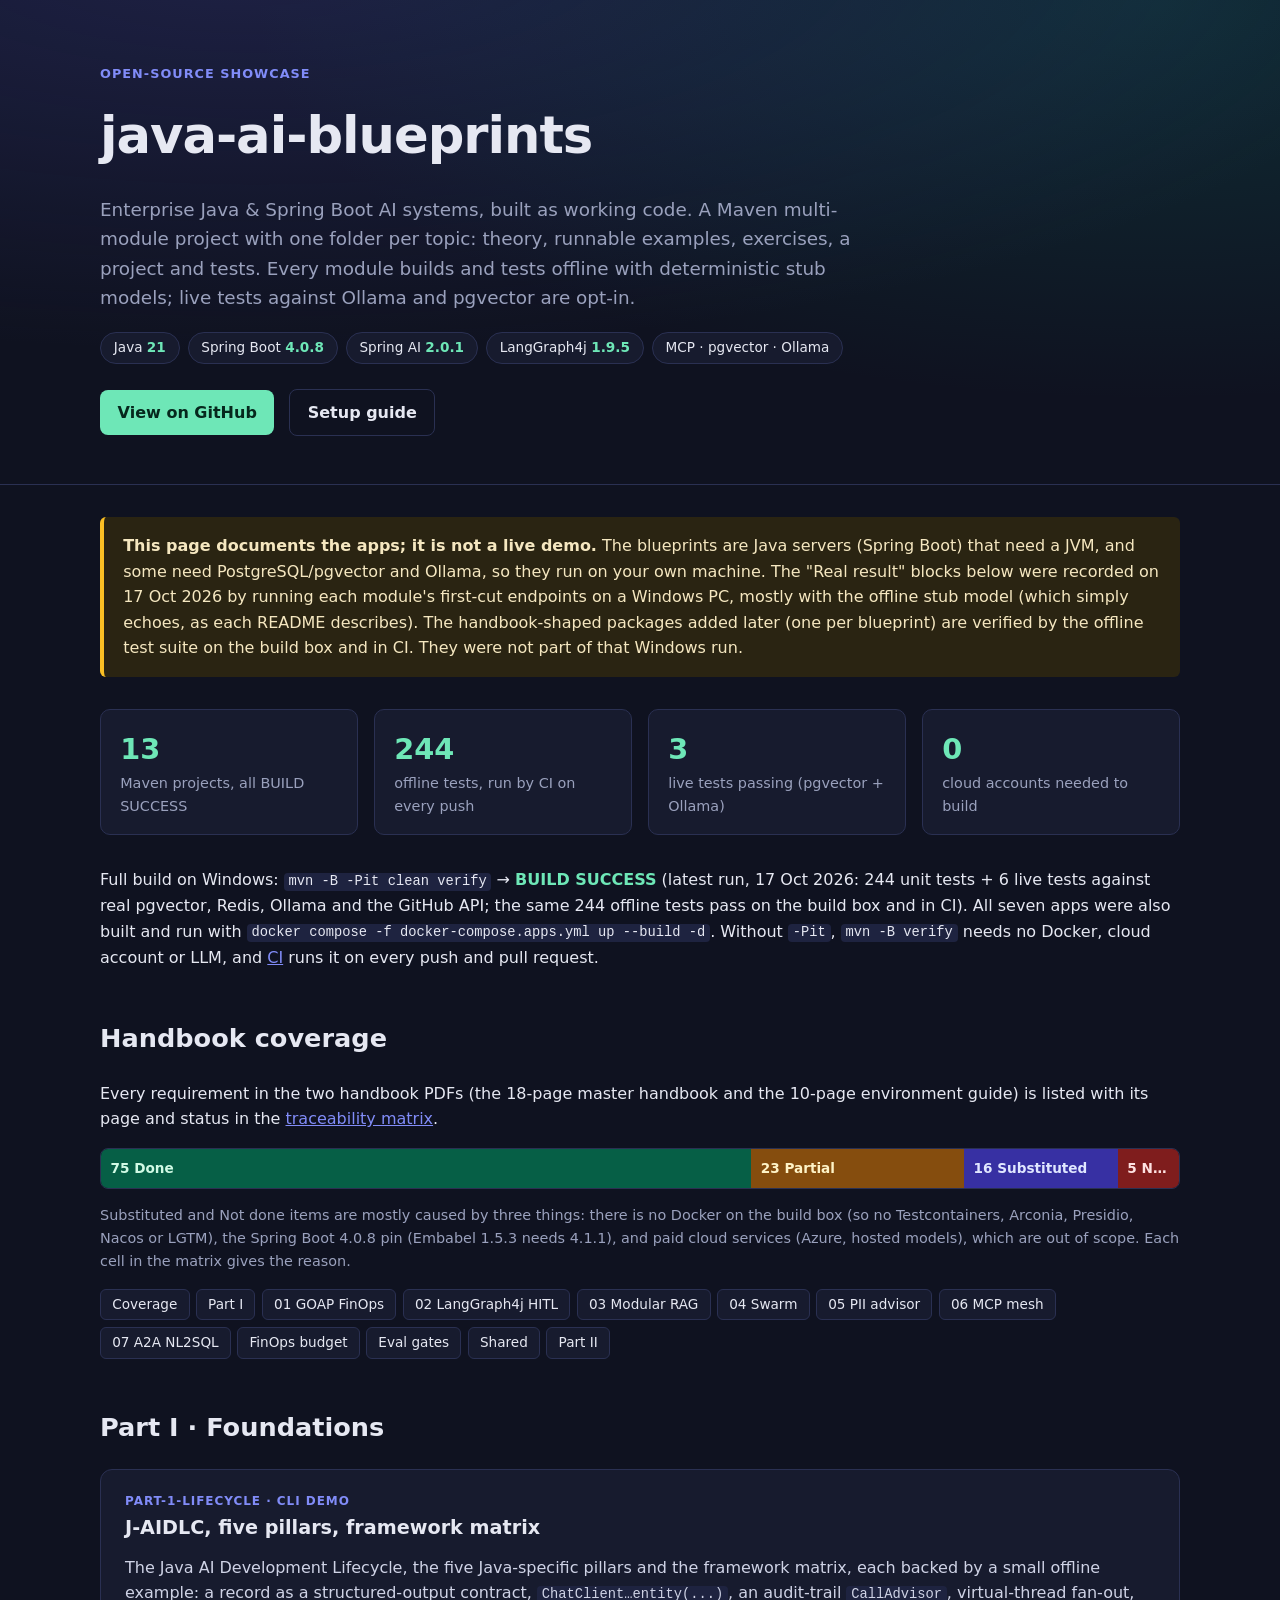
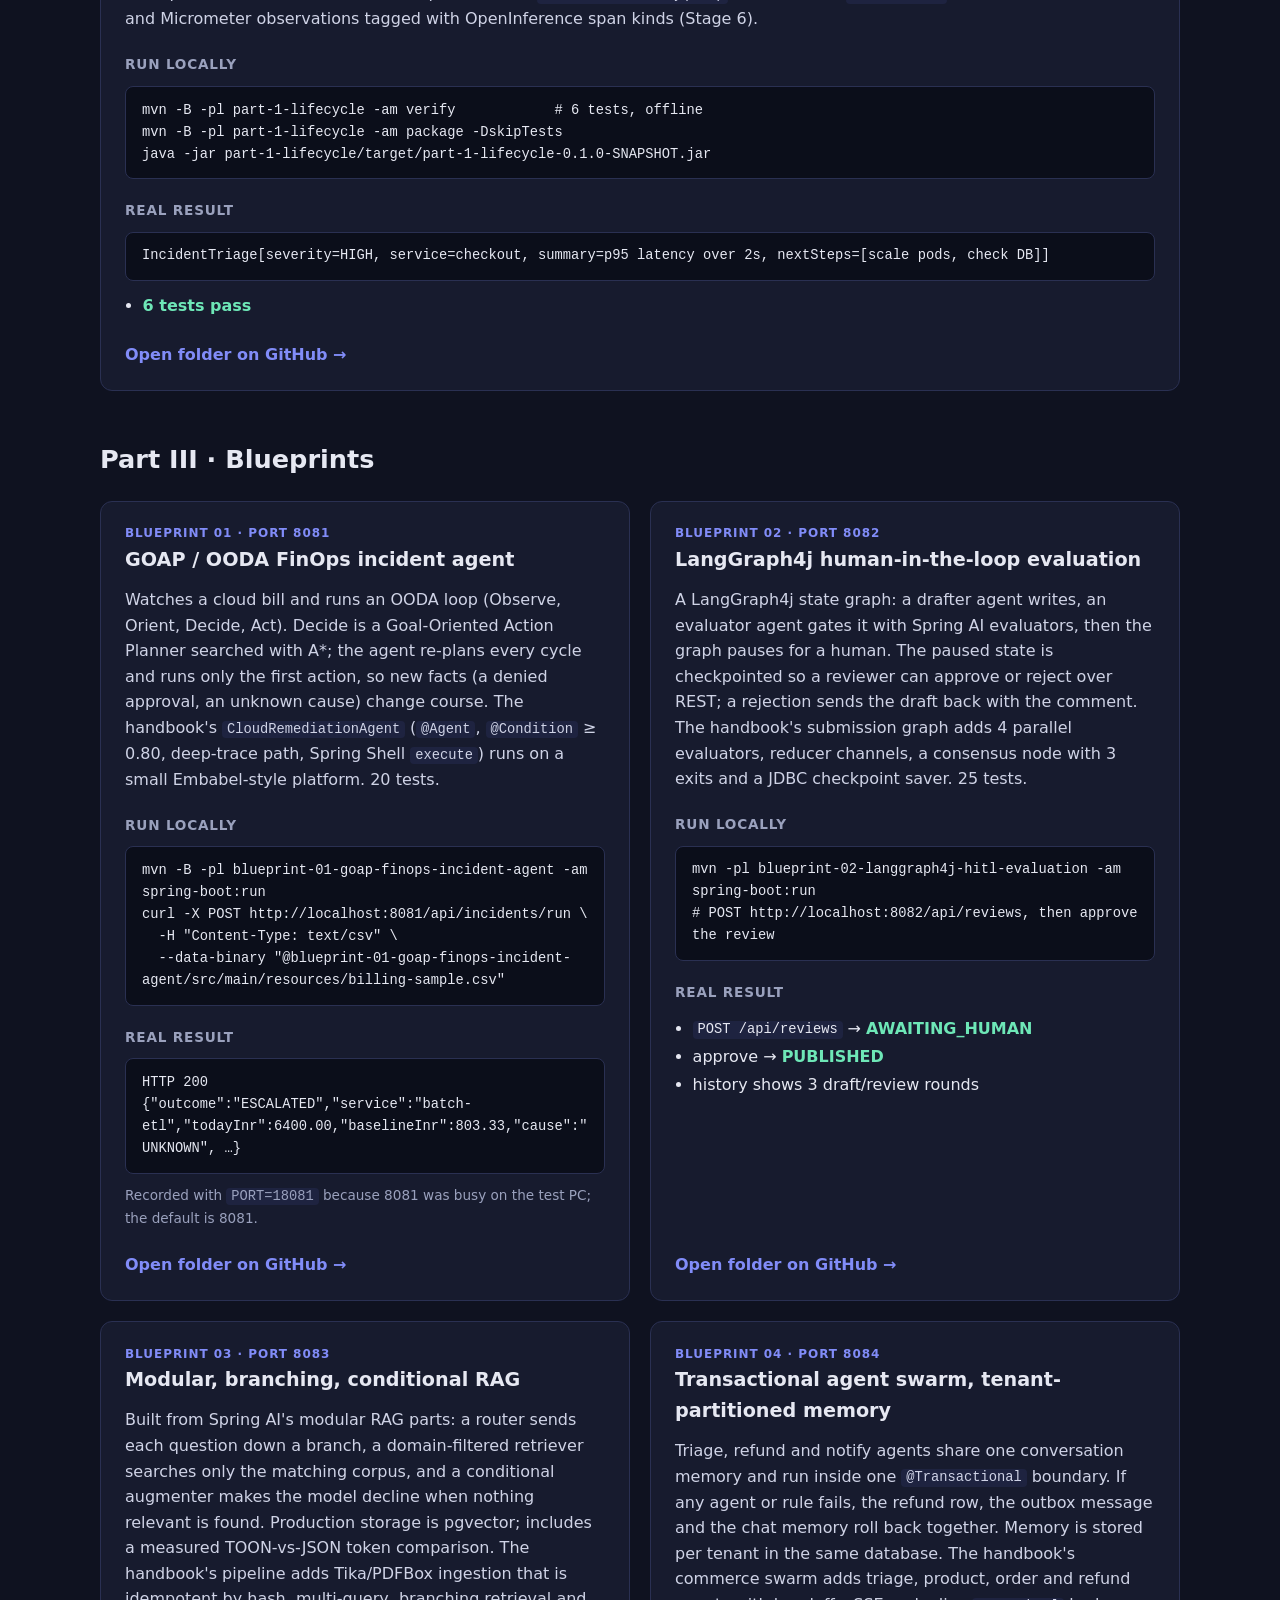
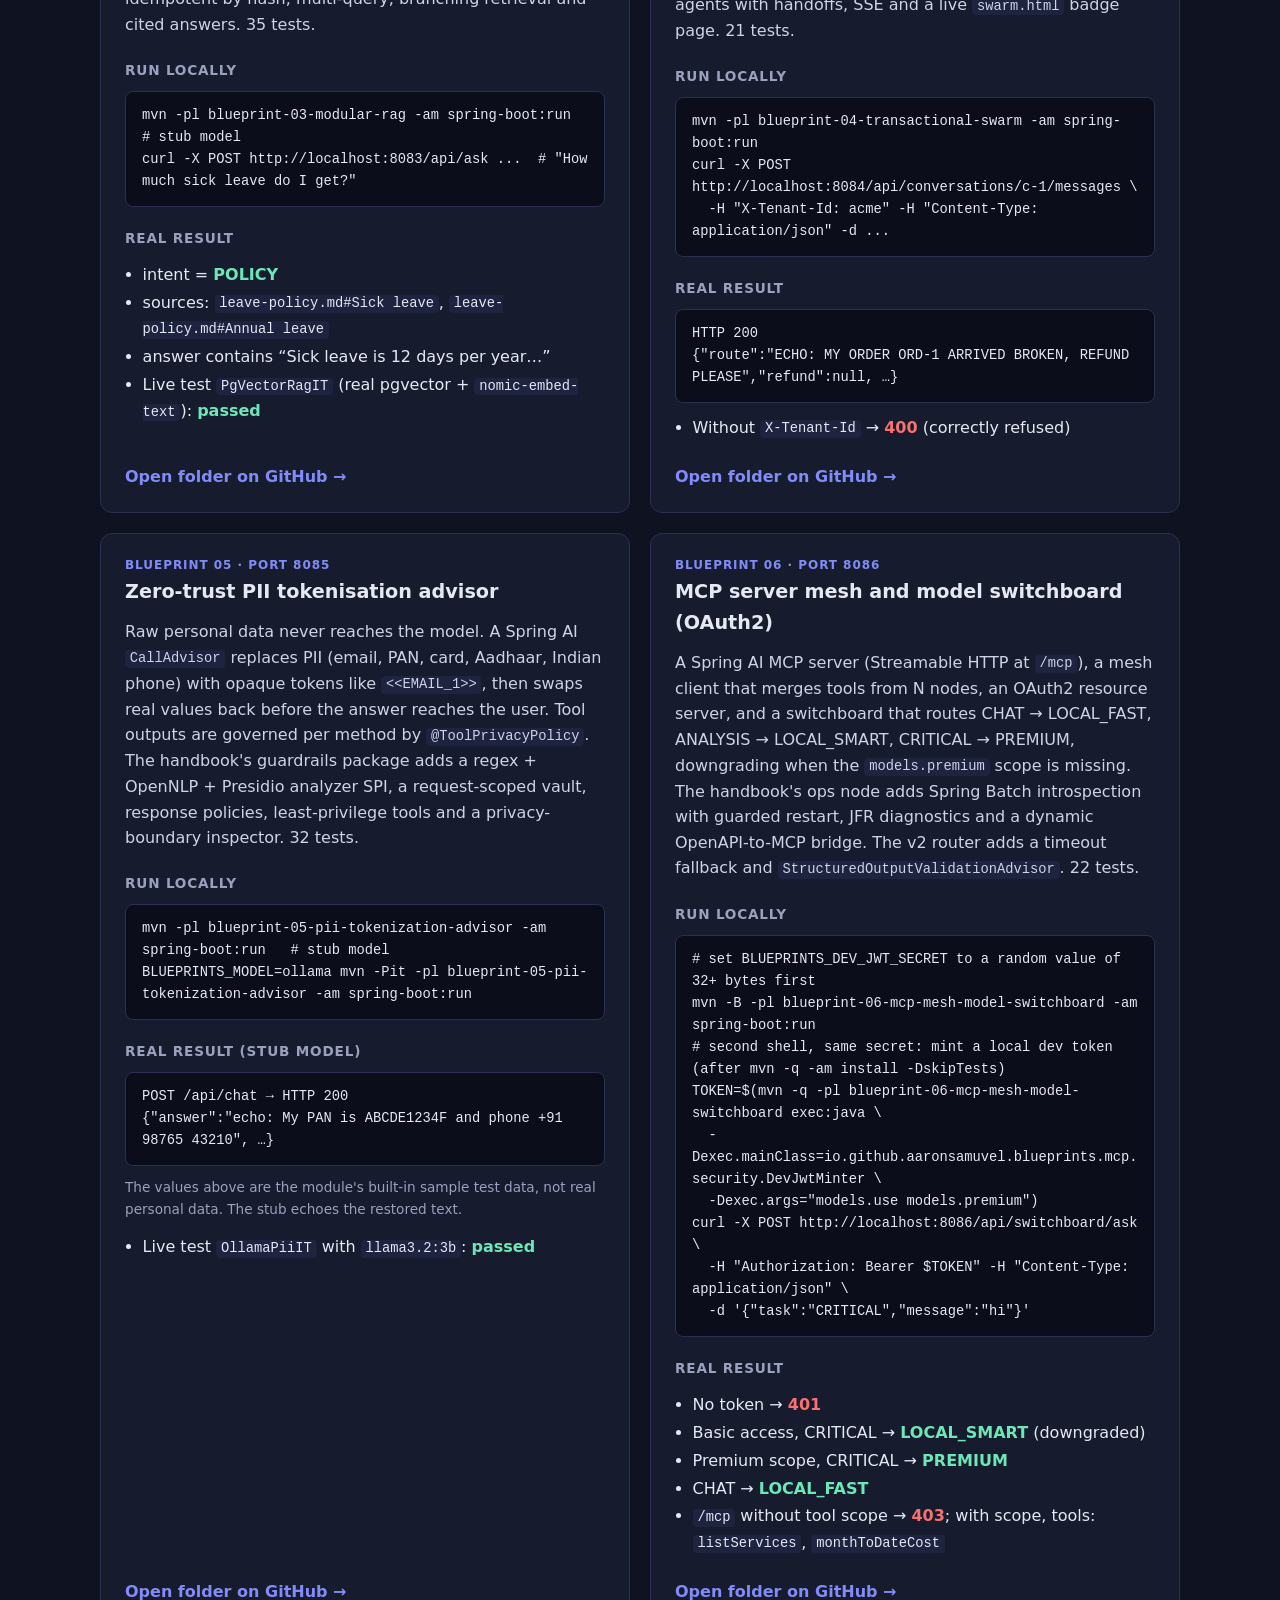
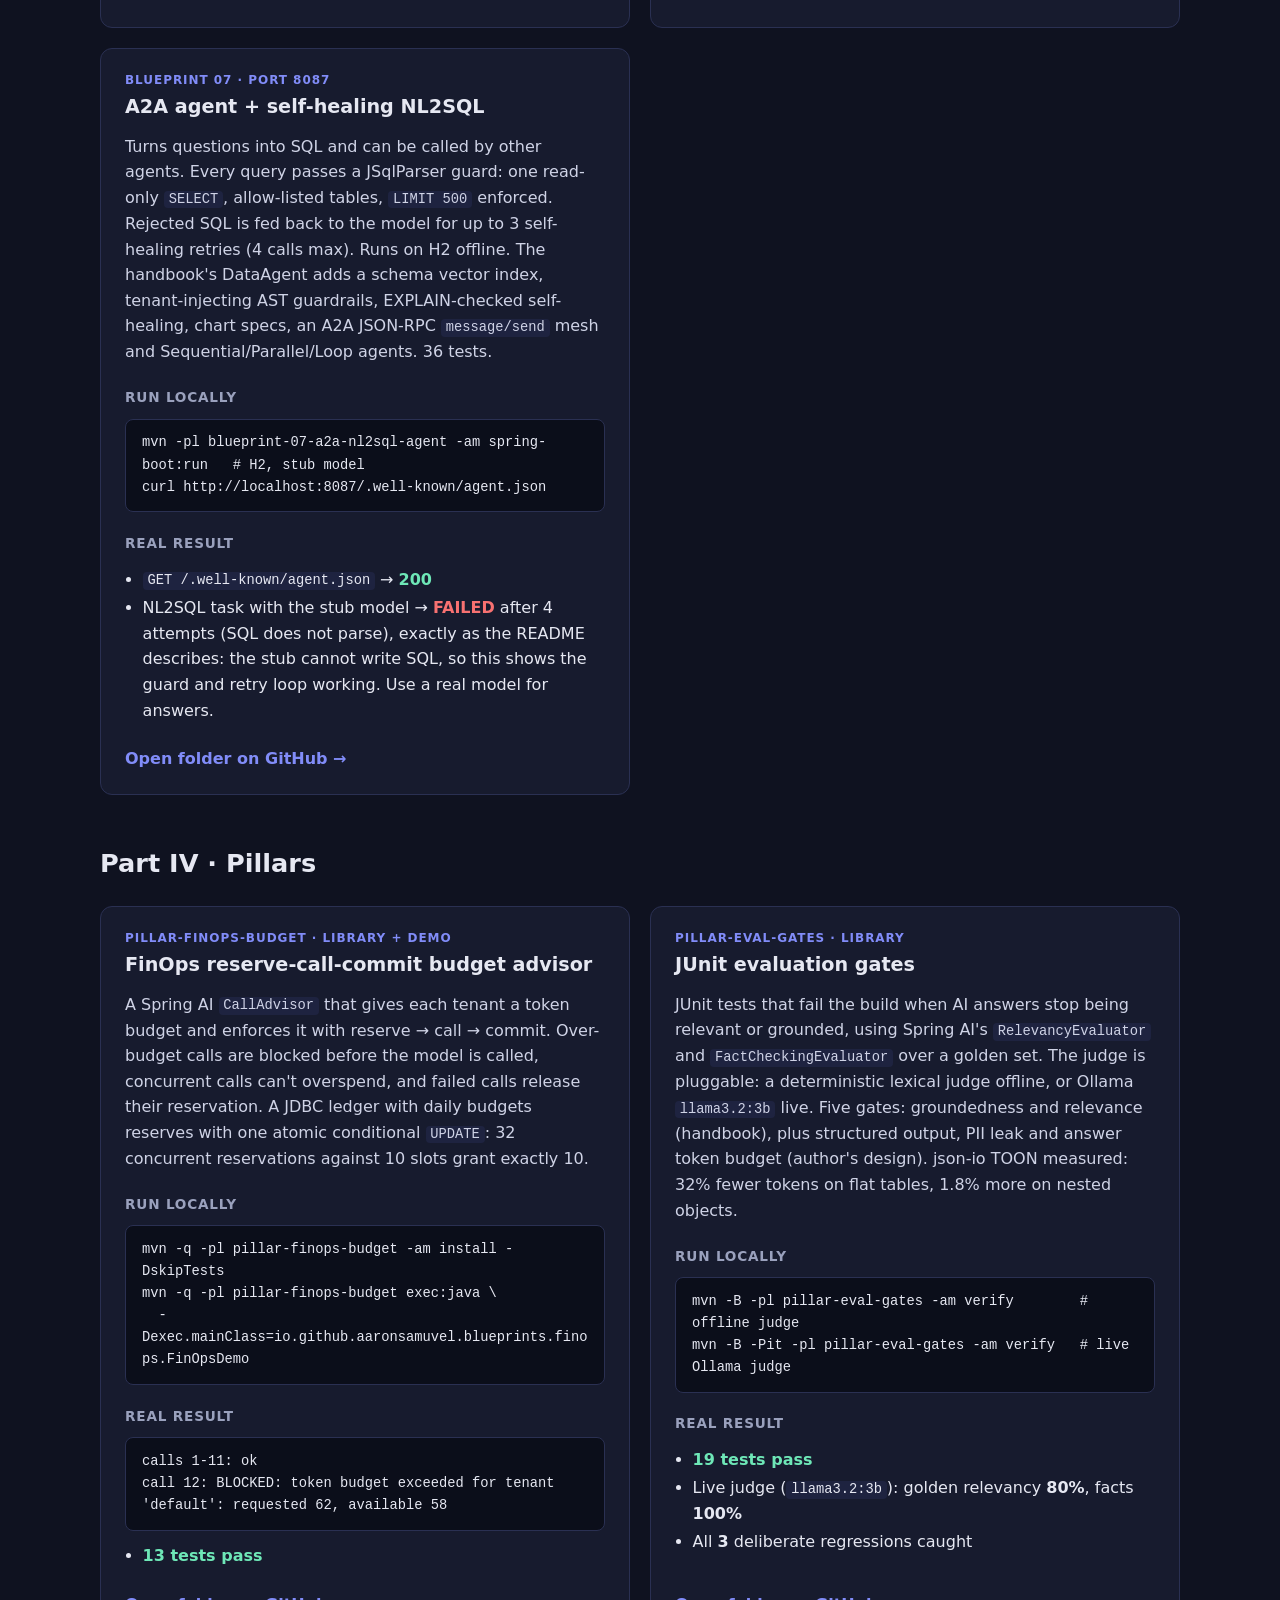
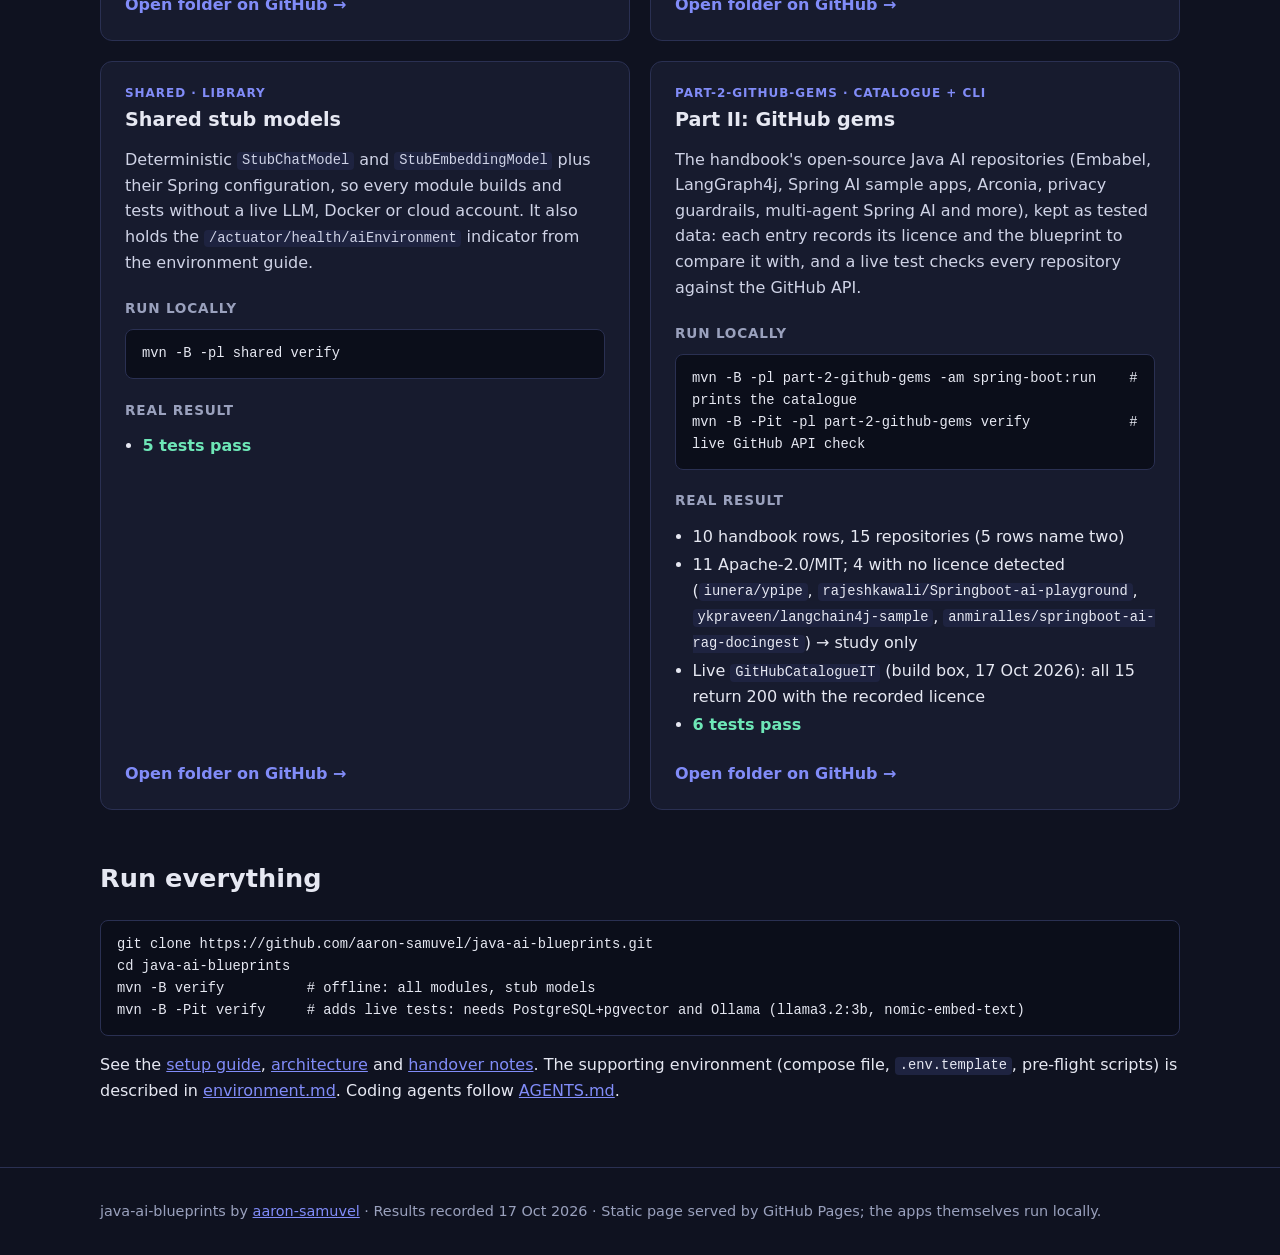
<file: site/index.html>
<!doctype html>
<html lang="en">
<head>
<meta charset="utf-8">
<meta name="viewport" content="width=device-width,initial-scale=1">
<title>java-ai-blueprints · Enterprise AI blueprints with Spring Boot 4 &amp; Spring AI 2</title>
<meta name="description" content="Working enterprise AI blueprints in Java 21 with Spring Boot 4 and Spring AI 2: GOAP agents, LangGraph4j human-in-the-loop, modular RAG, transactional swarms, PII tokenisation, MCP mesh, A2A NL2SQL, FinOps budgets and evaluation gates.">
<link rel="stylesheet" href="style.css">
</head>
<body>
<header class="hero">
  <div class="wrap">
    <div class="tag" style="color:var(--accent2);font-weight:600;letter-spacing:.08em;text-transform:uppercase;font-size:.8rem">Open-source showcase</div>
    <h1>java-ai-blueprints</h1>
    <p class="lead">Enterprise Java &amp; Spring Boot AI systems, built as working code. A Maven multi-module project with one folder per topic: theory, runnable examples, exercises, a project and tests. Every module builds and tests offline with deterministic stub models; live tests against Ollama and pgvector are opt-in.</p>
    <div class="badges">
      <span class="badge">Java <b>21</b></span>
      <span class="badge">Spring Boot <b>4.0.8</b></span>
      <span class="badge">Spring AI <b>2.0.1</b></span>
      <span class="badge">LangGraph4j <b>1.9.5</b></span>
      <span class="badge">MCP · pgvector · Ollama</span>
    </div>
    <a class="btn" href="https://github.com/aaron-samuvel/java-ai-blueprints">View on GitHub</a>
    <a class="btn ghost" href="https://github.com/aaron-samuvel/java-ai-blueprints/blob/main/docs/setup.md">Setup guide</a>
  </div>
</header>

<main class="wrap">
  <div class="notice"><strong>This page documents the apps; it is not a live demo.</strong> The blueprints are Java servers (Spring Boot) that need a JVM, and some need PostgreSQL/pgvector and Ollama, so they run on your own machine. The "Real result" blocks below were recorded on 17 Oct 2026 by running each module's first-cut endpoints on a Windows PC, mostly with the offline stub model (which simply echoes, as each README describes). The handbook-shaped packages added later (one per blueprint) are verified by the offline test suite on the build box and in CI. They were not part of that Windows run.</div>

  <div class="stats">
    <div class="stat"><div class="n">13</div><div class="l">Maven projects, all BUILD SUCCESS</div></div>
    <div class="stat"><div class="n">244</div><div class="l">offline tests, run by CI on every push</div></div>
    <div class="stat"><div class="n">3</div><div class="l">live tests passing (pgvector + Ollama)</div></div>
    <div class="stat"><div class="n">0</div><div class="l">cloud accounts needed to build</div></div>
  </div>

  <p>Full build on Windows: <code>mvn -B -Pit clean verify</code> → <span class="ok">BUILD SUCCESS</span> (latest run, 17 Oct 2026: 244 unit tests + 6 live tests against real pgvector, Redis, Ollama and the GitHub API; the same 244 offline tests pass on the build box and in CI). All seven apps were also built and run with <code>docker compose -f docker-compose.apps.yml up --build -d</code>. Without <code>-Pit</code>, <code>mvn -B verify</code> needs no Docker, cloud account or LLM, and <a href="https://github.com/aaron-samuvel/java-ai-blueprints/actions/workflows/ci.yml">CI</a> runs it on every push and pull request.</p>

  <h2 class="section" id="coverage">Handbook coverage</h2>
  <p>Every requirement in the two handbook PDFs (the 18-page master handbook and the 10-page environment guide) is listed with its page and status in the <a href="https://github.com/aaron-samuvel/java-ai-blueprints/blob/main/docs/pdf-requirements-mapping.md">traceability matrix</a>.</p>
  <div class="cov" role="img" aria-label="119 requirements: 75 done, 23 partial, 16 substituted, 5 not done">
    <span class="c-done" style="flex:75">75 Done</span><span class="c-part" style="flex:23">23 Partial</span><span class="c-sub" style="flex:16">16 Substituted</span><span class="c-not" style="flex:5">5 Not done</span>
  </div>
  <p class="cov-note">Substituted and Not done items are mostly caused by three things: there is no Docker on the build box (so no Testcontainers, Arconia, Presidio, Nacos or LGTM), the Spring Boot 4.0.8 pin (Embabel 1.5.3 needs 4.1.1), and paid cloud services (Azure, hosted models), which are out of scope. Each cell in the matrix gives the reason.</p>

  <nav class="toc" aria-label="Modules">
    <a href="#coverage">Coverage</a><a href="#part-1-lifecycle">Part I</a><a href="#bp01">01 GOAP FinOps</a><a href="#bp02">02 LangGraph4j HITL</a><a href="#bp03">03 Modular RAG</a><a href="#bp04">04 Swarm</a><a href="#bp05">05 PII advisor</a><a href="#bp06">06 MCP mesh</a><a href="#bp07">07 A2A NL2SQL</a><a href="#finops">FinOps budget</a><a href="#eval">Eval gates</a><a href="#shared">Shared</a><a href="#part-2">Part II</a>
  </nav>

  <h2 class="section">Part I · Foundations</h2>
  <div class="grid">
    <article class="card" id="part-1-lifecycle">
      <span class="tag">part-1-lifecycle · CLI demo</span>
      <h3>J-AIDLC, five pillars, framework matrix</h3>
      <p>The Java AI Development Lifecycle, the five Java-specific pillars and the framework matrix, each backed by a small offline example: a record as a structured-output contract, <code>ChatClient…entity(...)</code>, an audit-trail <code>CallAdvisor</code>, virtual-thread fan-out, and Micrometer observations tagged with OpenInference span kinds (Stage 6).</p>
      <h4>Run locally</h4>
<pre>mvn -B -pl part-1-lifecycle -am verify            # 6 tests, offline
mvn -B -pl part-1-lifecycle -am package -DskipTests
java -jar part-1-lifecycle/target/part-1-lifecycle-0.1.0-SNAPSHOT.jar</pre>
      <h4>Real result</h4>
<pre>IncidentTriage[severity=HIGH, service=checkout, summary=p95 latency over 2s, nextSteps=[scale pods, check DB]]</pre>
      <ul class="res"><li><span class="ok">6 tests pass</span></li></ul>
      <div class="foot"><a href="https://github.com/aaron-samuvel/java-ai-blueprints/tree/main/part-1-lifecycle">Open folder on GitHub →</a></div>
    </article>
  </div>

  <h2 class="section">Part III · Blueprints</h2>
  <div class="grid">
    <article class="card" id="bp01">
      <span class="tag">Blueprint 01 · port 8081</span>
      <h3>GOAP / OODA FinOps incident agent</h3>
      <p>Watches a cloud bill and runs an OODA loop (Observe, Orient, Decide, Act). Decide is a Goal-Oriented Action Planner searched with A*; the agent re-plans every cycle and runs only the first action, so new facts (a denied approval, an unknown cause) change course. The handbook's <code>CloudRemediationAgent</code> (<code>@Agent</code>, <code>@Condition</code> ≥ 0.80, deep-trace path, Spring Shell <code>execute</code>) runs on a small Embabel-style platform. 20 tests.</p>
      <h4>Run locally</h4>
<pre>mvn -B -pl blueprint-01-goap-finops-incident-agent -am spring-boot:run
curl -X POST http://localhost:8081/api/incidents/run \
  -H "Content-Type: text/csv" \
  --data-binary "@blueprint-01-goap-finops-incident-agent/src/main/resources/billing-sample.csv"</pre>
      <h4>Real result</h4>
<pre>HTTP 200
{"outcome":"ESCALATED","service":"batch-etl","todayInr":6400.00,"baselineInr":803.33,"cause":"UNKNOWN", …}</pre>
      <p style="font-size:.85rem;color:var(--muted)">Recorded with <code>PORT=18081</code> because 8081 was busy on the test PC; the default is 8081.</p>
      <div class="foot"><a href="https://github.com/aaron-samuvel/java-ai-blueprints/tree/main/blueprint-01-goap-finops-incident-agent">Open folder on GitHub →</a></div>
    </article>

    <article class="card" id="bp02">
      <span class="tag">Blueprint 02 · port 8082</span>
      <h3>LangGraph4j human-in-the-loop evaluation</h3>
      <p>A LangGraph4j state graph: a drafter agent writes, an evaluator agent gates it with Spring AI evaluators, then the graph pauses for a human. The paused state is checkpointed so a reviewer can approve or reject over REST; a rejection sends the draft back with the comment. The handbook's submission graph adds 4 parallel evaluators, reducer channels, a consensus node with 3 exits and a JDBC checkpoint saver. 25 tests.</p>
      <h4>Run locally</h4>
<pre>mvn -pl blueprint-02-langgraph4j-hitl-evaluation -am spring-boot:run
# POST http://localhost:8082/api/reviews, then approve the review</pre>
      <h4>Real result</h4>
      <ul class="res">
        <li><code>POST /api/reviews</code> → <span class="ok">AWAITING_HUMAN</span></li>
        <li>approve → <span class="ok">PUBLISHED</span></li>
        <li>history shows 3 draft/review rounds</li>
      </ul>
      <div class="foot"><a href="https://github.com/aaron-samuvel/java-ai-blueprints/tree/main/blueprint-02-langgraph4j-hitl-evaluation">Open folder on GitHub →</a></div>
    </article>

    <article class="card" id="bp03">
      <span class="tag">Blueprint 03 · port 8083</span>
      <h3>Modular, branching, conditional RAG</h3>
      <p>Built from Spring AI's modular RAG parts: a router sends each question down a branch, a domain-filtered retriever searches only the matching corpus, and a conditional augmenter makes the model decline when nothing relevant is found. Production storage is pgvector; includes a measured TOON-vs-JSON token comparison. The handbook's pipeline adds Tika/PDFBox ingestion that is idempotent by hash, multi-query, branching retrieval and cited answers. 35 tests.</p>
      <h4>Run locally</h4>
<pre>mvn -pl blueprint-03-modular-rag -am spring-boot:run    # stub model
curl -X POST http://localhost:8083/api/ask ...  # "How much sick leave do I get?"</pre>
      <h4>Real result</h4>
      <ul class="res">
        <li>intent = <span class="ok">POLICY</span></li>
        <li>sources: <code>leave-policy.md#Sick leave</code>, <code>leave-policy.md#Annual leave</code></li>
        <li>answer contains “Sick leave is 12 days per year…”</li>
        <li>Live test <code>PgVectorRagIT</code> (real pgvector + <code>nomic-embed-text</code>): <span class="ok">passed</span></li>
      </ul>
      <div class="foot"><a href="https://github.com/aaron-samuvel/java-ai-blueprints/tree/main/blueprint-03-modular-rag">Open folder on GitHub →</a></div>
    </article>

    <article class="card" id="bp04">
      <span class="tag">Blueprint 04 · port 8084</span>
      <h3>Transactional agent swarm, tenant-partitioned memory</h3>
      <p>Triage, refund and notify agents share one conversation memory and run inside one <code>@Transactional</code> boundary. If any agent or rule fails, the refund row, the outbox message and the chat memory roll back together. Memory is stored per tenant in the same database. The handbook's commerce swarm adds triage, product, order and refund agents with handoffs, SSE and a live <code>swarm.html</code> badge page. 21 tests.</p>
      <h4>Run locally</h4>
<pre>mvn -pl blueprint-04-transactional-swarm -am spring-boot:run
curl -X POST http://localhost:8084/api/conversations/c-1/messages \
  -H "X-Tenant-Id: acme" -H "Content-Type: application/json" -d ...</pre>
      <h4>Real result</h4>
<pre>HTTP 200
{"route":"ECHO: MY ORDER ORD-1 ARRIVED BROKEN, REFUND PLEASE","refund":null, …}</pre>
      <ul class="res"><li>Without <code>X-Tenant-Id</code> → <span class="no">400</span> (correctly refused)</li></ul>
      <div class="foot"><a href="https://github.com/aaron-samuvel/java-ai-blueprints/tree/main/blueprint-04-transactional-swarm">Open folder on GitHub →</a></div>
    </article>

    <article class="card" id="bp05">
      <span class="tag">Blueprint 05 · port 8085</span>
      <h3>Zero-trust PII tokenisation advisor</h3>
      <p>Raw personal data never reaches the model. A Spring AI <code>CallAdvisor</code> replaces PII (email, PAN, card, Aadhaar, Indian phone) with opaque tokens like <code>&lt;&lt;EMAIL_1&gt;&gt;</code>, then swaps real values back before the answer reaches the user. Tool outputs are governed per method by <code>@ToolPrivacyPolicy</code>. The handbook's guardrails package adds a regex + OpenNLP + Presidio analyzer SPI, a request-scoped vault, response policies, least-privilege tools and a privacy-boundary inspector. 32 tests.</p>
      <h4>Run locally</h4>
<pre>mvn -pl blueprint-05-pii-tokenization-advisor -am spring-boot:run   # stub model
BLUEPRINTS_MODEL=ollama mvn -Pit -pl blueprint-05-pii-tokenization-advisor -am spring-boot:run</pre>
      <h4>Real result (stub model)</h4>
<pre>POST /api/chat → HTTP 200
{"answer":"echo: My PAN is ABCDE1234F and phone +91 98765 43210", …}</pre>
      <p style="font-size:.85rem;color:var(--muted)">The values above are the module's built-in sample test data, not real personal data. The stub echoes the restored text.</p>
      <ul class="res"><li>Live test <code>OllamaPiiIT</code> with <code>llama3.2:3b</code>: <span class="ok">passed</span></li></ul>
      <div class="foot"><a href="https://github.com/aaron-samuvel/java-ai-blueprints/tree/main/blueprint-05-pii-tokenization-advisor">Open folder on GitHub →</a></div>
    </article>

    <article class="card" id="bp06">
      <span class="tag">Blueprint 06 · port 8086</span>
      <h3>MCP server mesh and model switchboard (OAuth2)</h3>
      <p>A Spring AI MCP server (Streamable HTTP at <code>/mcp</code>), a mesh client that merges tools from N nodes, an OAuth2 resource server, and a switchboard that routes CHAT → LOCAL_FAST, ANALYSIS → LOCAL_SMART, CRITICAL → PREMIUM, downgrading when the <code>models.premium</code> scope is missing. The handbook's ops node adds Spring Batch introspection with guarded restart, JFR diagnostics and a dynamic OpenAPI-to-MCP bridge. The v2 router adds a timeout fallback and <code>StructuredOutputValidationAdvisor</code>. 22 tests.</p>
      <h4>Run locally</h4>
<pre># set BLUEPRINTS_DEV_JWT_SECRET to a random value of 32+ bytes first
mvn -B -pl blueprint-06-mcp-mesh-model-switchboard -am spring-boot:run
# second shell, same secret: mint a local dev token (after mvn -q -am install -DskipTests)
TOKEN=$(mvn -q -pl blueprint-06-mcp-mesh-model-switchboard exec:java \
  -Dexec.mainClass=io.github.aaronsamuvel.blueprints.mcp.security.DevJwtMinter \
  -Dexec.args="models.use models.premium")
curl -X POST http://localhost:8086/api/switchboard/ask \
  -H "Authorization: Bearer $TOKEN" -H "Content-Type: application/json" \
  -d '{"task":"CRITICAL","message":"hi"}'</pre>
      <h4>Real result</h4>
      <ul class="res">
        <li>No token → <span class="no">401</span></li>
        <li>Basic access, CRITICAL → <span class="ok">LOCAL_SMART</span> (downgraded)</li>
        <li>Premium scope, CRITICAL → <span class="ok">PREMIUM</span></li>
        <li>CHAT → <span class="ok">LOCAL_FAST</span></li>
        <li><code>/mcp</code> without tool scope → <span class="no">403</span>; with scope, tools: <code>listServices</code>, <code>monthToDateCost</code></li>
      </ul>
      <div class="foot"><a href="https://github.com/aaron-samuvel/java-ai-blueprints/tree/main/blueprint-06-mcp-mesh-model-switchboard">Open folder on GitHub →</a></div>
    </article>

    <article class="card" id="bp07">
      <span class="tag">Blueprint 07 · port 8087</span>
      <h3>A2A agent + self-healing NL2SQL</h3>
      <p>Turns questions into SQL and can be called by other agents. Every query passes a JSqlParser guard: one read-only <code>SELECT</code>, allow-listed tables, <code>LIMIT 500</code> enforced. Rejected SQL is fed back to the model for up to 3 self-healing retries (4 calls max). Runs on H2 offline. The handbook's DataAgent adds a schema vector index, tenant-injecting AST guardrails, EXPLAIN-checked self-healing, chart specs, an A2A JSON-RPC <code>message/send</code> mesh and Sequential/Parallel/Loop agents. 36 tests.</p>
      <h4>Run locally</h4>
<pre>mvn -pl blueprint-07-a2a-nl2sql-agent -am spring-boot:run   # H2, stub model
curl http://localhost:8087/.well-known/agent.json</pre>
      <h4>Real result</h4>
      <ul class="res">
        <li><code>GET /.well-known/agent.json</code> → <span class="ok">200</span></li>
        <li>NL2SQL task with the stub model → <span class="no">FAILED</span> after 4 attempts (SQL does not parse), exactly as the README describes: the stub cannot write SQL, so this shows the guard and retry loop working. Use a real model for answers.</li>
      </ul>
      <div class="foot"><a href="https://github.com/aaron-samuvel/java-ai-blueprints/tree/main/blueprint-07-a2a-nl2sql-agent">Open folder on GitHub →</a></div>
    </article>
  </div>

  <h2 class="section">Part IV · Pillars</h2>
  <div class="grid">
    <article class="card" id="finops">
      <span class="tag">pillar-finops-budget · library + demo</span>
      <h3>FinOps reserve-call-commit budget advisor</h3>
      <p>A Spring AI <code>CallAdvisor</code> that gives each tenant a token budget and enforces it with reserve → call → commit. Over-budget calls are blocked before the model is called, concurrent calls can't overspend, and failed calls release their reservation. A JDBC ledger with daily budgets reserves with one atomic conditional <code>UPDATE</code>: 32 concurrent reservations against 10 slots grant exactly 10.</p>
      <h4>Run locally</h4>
<pre>mvn -q -pl pillar-finops-budget -am install -DskipTests
mvn -q -pl pillar-finops-budget exec:java \
  -Dexec.mainClass=io.github.aaronsamuvel.blueprints.finops.FinOpsDemo</pre>
      <h4>Real result</h4>
<pre>calls 1-11: ok
call 12: BLOCKED: token budget exceeded for tenant 'default': requested 62, available 58</pre>
      <ul class="res"><li><span class="ok">13 tests pass</span></li></ul>
      <div class="foot"><a href="https://github.com/aaron-samuvel/java-ai-blueprints/tree/main/pillar-finops-budget">Open folder on GitHub →</a></div>
    </article>

    <article class="card" id="eval">
      <span class="tag">pillar-eval-gates · library</span>
      <h3>JUnit evaluation gates</h3>
      <p>JUnit tests that fail the build when AI answers stop being relevant or grounded, using Spring AI's <code>RelevancyEvaluator</code> and <code>FactCheckingEvaluator</code> over a golden set. The judge is pluggable: a deterministic lexical judge offline, or Ollama <code>llama3.2:3b</code> live. Five gates: groundedness and relevance (handbook), plus structured output, PII leak and answer token budget (author's design). json-io TOON measured: 32% fewer tokens on flat tables, 1.8% more on nested objects.</p>
      <h4>Run locally</h4>
<pre>mvn -B -pl pillar-eval-gates -am verify        # offline judge
mvn -B -Pit -pl pillar-eval-gates -am verify   # live Ollama judge</pre>
      <h4>Real result</h4>
      <ul class="res">
        <li><span class="ok">19 tests pass</span></li>
        <li>Live judge (<code>llama3.2:3b</code>): golden relevancy <b>80%</b>, facts <b>100%</b></li>
        <li>All <b>3</b> deliberate regressions caught</li>
      </ul>
      <div class="foot"><a href="https://github.com/aaron-samuvel/java-ai-blueprints/tree/main/pillar-eval-gates">Open folder on GitHub →</a></div>
    </article>

    <article class="card" id="shared">
      <span class="tag">shared · library</span>
      <h3>Shared stub models</h3>
      <p>Deterministic <code>StubChatModel</code> and <code>StubEmbeddingModel</code> plus their Spring configuration, so every module builds and tests without a live LLM, Docker or cloud account. It also holds the <code>/actuator/health/aiEnvironment</code> indicator from the environment guide.</p>
      <h4>Run locally</h4>
<pre>mvn -B -pl shared verify</pre>
      <h4>Real result</h4>
      <ul class="res"><li><span class="ok">5 tests pass</span></li></ul>
      <div class="foot"><a href="https://github.com/aaron-samuvel/java-ai-blueprints/tree/main/shared">Open folder on GitHub →</a></div>
    </article>

    <article class="card" id="part-2">
      <span class="tag">part-2-github-gems · catalogue + CLI</span>
      <h3>Part II: GitHub gems</h3>
      <p>The handbook's open-source Java AI repositories (Embabel, LangGraph4j, Spring AI sample apps, Arconia, privacy guardrails, multi-agent Spring AI and more), kept as tested data: each entry records its licence and the blueprint to compare it with, and a live test checks every repository against the GitHub API.</p>
      <h4>Run locally</h4>
<pre>mvn -B -pl part-2-github-gems -am spring-boot:run    # prints the catalogue
mvn -B -Pit -pl part-2-github-gems verify            # live GitHub API check</pre>
      <h4>Real result</h4>
      <ul class="res">
        <li>10 handbook rows, 15 repositories (5 rows name two)</li>
        <li>11 Apache-2.0/MIT; 4 with no licence detected (<code>iunera/ypipe</code>, <code>rajeshkawali/Springboot-ai-playground</code>, <code>ykpraveen/langchain4j-sample</code>, <code>anmiralles/springboot-ai-rag-docingest</code>) → study only</li>
        <li>Live <code>GitHubCatalogueIT</code> (build box, 17 Oct 2026): all 15 return 200 with the recorded licence</li>
        <li><span class="ok">6 tests pass</span></li>
      </ul>
      <div class="foot"><a href="https://github.com/aaron-samuvel/java-ai-blueprints/tree/main/part-2-github-gems">Open folder on GitHub →</a></div>
    </article>
  </div>

  <h2 class="section">Run everything</h2>
<pre>git clone https://github.com/aaron-samuvel/java-ai-blueprints.git
cd java-ai-blueprints
mvn -B verify          # offline: all modules, stub models
mvn -B -Pit verify     # adds live tests: needs PostgreSQL+pgvector and Ollama (llama3.2:3b, nomic-embed-text)</pre>
  <p>See the <a href="https://github.com/aaron-samuvel/java-ai-blueprints/blob/main/docs/setup.md">setup guide</a>, <a href="https://github.com/aaron-samuvel/java-ai-blueprints/blob/main/docs/architecture.md">architecture</a> and <a href="https://github.com/aaron-samuvel/java-ai-blueprints/blob/main/docs/handover.md">handover notes</a>. The supporting environment (compose file, <code>.env.template</code>, pre-flight scripts) is described in <a href="https://github.com/aaron-samuvel/java-ai-blueprints/blob/main/docs/environment.md">environment.md</a>. Coding agents follow <a href="https://github.com/aaron-samuvel/java-ai-blueprints/blob/main/AGENTS.md">AGENTS.md</a>.</p>
</main>

<footer>
  <div class="wrap">java-ai-blueprints by <a href="https://github.com/aaron-samuvel">aaron-samuvel</a> · Results recorded 17 Oct 2026 · Static page served by GitHub Pages; the apps themselves run locally.</div>
</footer>
</body>
</html>
</file>
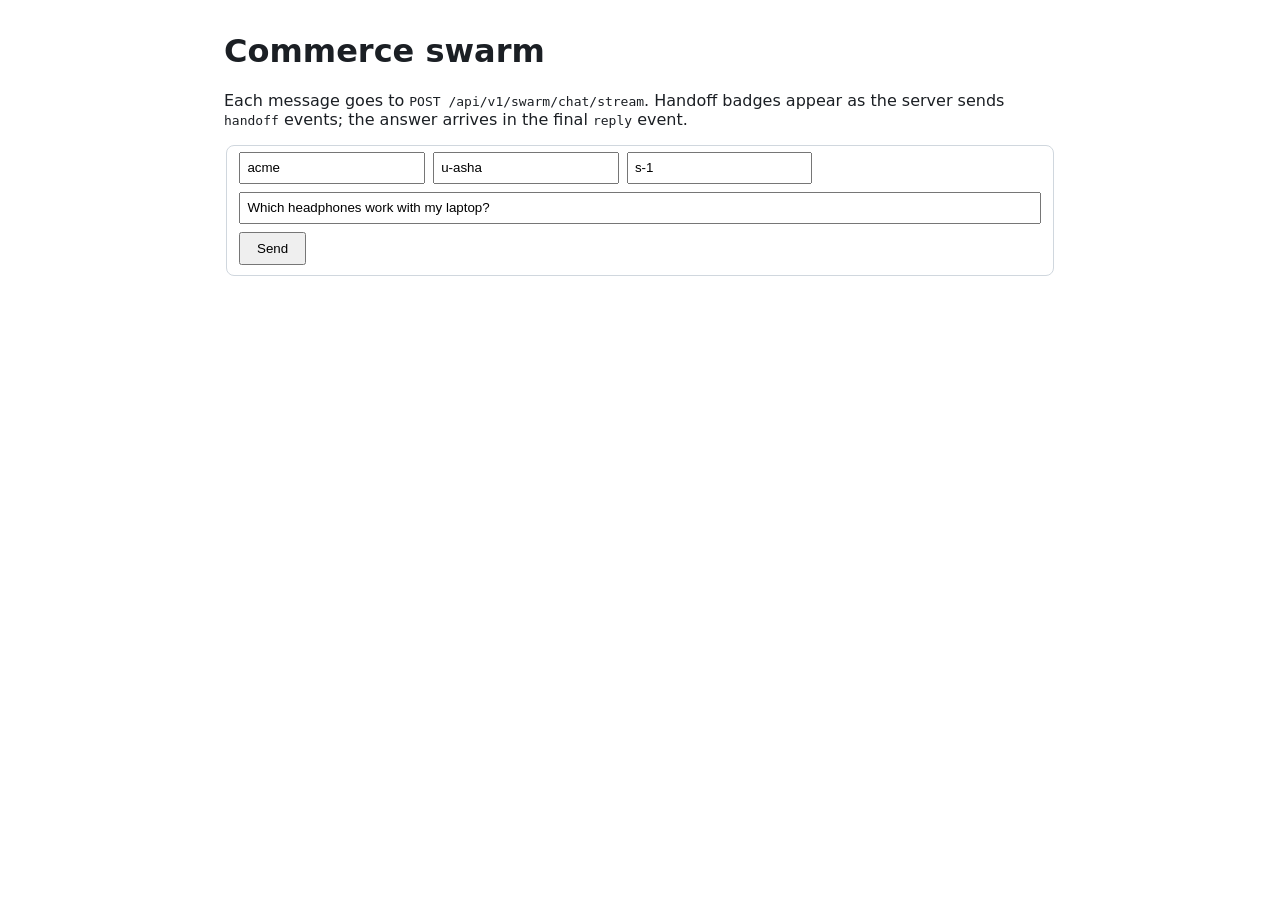
<file: blueprint-04-transactional-swarm/src/main/resources/static/swarm.html>
<!doctype html>
<html lang="en">
<head>
<meta charset="utf-8">
<meta name="viewport" content="width=device-width, initial-scale=1">
<title>Commerce swarm: live handoffs</title>
<style>
  body { font-family: system-ui, sans-serif; max-width: 52rem; margin: 2rem auto; padding: 0 1rem; color: #1b1f24; }
  fieldset { display: flex; gap: .5rem; flex-wrap: wrap; border: 1px solid #d0d7de; border-radius: 8px; }
  input { padding: .4rem; } input[name=message] { flex: 1 1 100%; }
  button { padding: .45rem 1rem; }
  .turn { border-left: 3px solid #0969da; padding: .4rem .8rem; margin: 1rem 0; }
  .badge { display: inline-block; background: #ddf4ff; color: #0550ae; border-radius: 999px; padding: .1rem .6rem; margin: .15rem; font-size: .85rem; }
  .agent { background: #dafbe1; color: #116329; }
  pre { white-space: pre-wrap; background: #f6f8fa; padding: .6rem; border-radius: 6px; }
</style>
</head>
<body>
<h1>Commerce swarm</h1>
<p>Each message goes to <code>POST /api/v1/swarm/chat/stream</code>. Handoff badges appear as the
server sends <code>handoff</code> events; the answer arrives in the final <code>reply</code> event.</p>
<form id="f">
  <fieldset>
    <input name="tenantId" value="acme" aria-label="tenant">
    <input name="userId" value="u-asha" aria-label="user">
    <input name="sessionId" value="s-1" aria-label="session">
    <input name="message" value="Which headphones work with my laptop?" aria-label="message">
    <button>Send</button>
  </fieldset>
</form>
<div id="log"></div>
<script>
const f = document.getElementById('f'), log = document.getElementById('log');
f.addEventListener('submit', async (e) => {
  e.preventDefault();
  const body = Object.fromEntries(new FormData(f));
  const turn = document.createElement('div'); turn.className = 'turn';
  turn.innerHTML = '<strong></strong><div class="badges"></div><pre>…</pre>';
  turn.querySelector('strong').textContent = body.message;
  log.prepend(turn);
  const res = await fetch('api/v1/swarm/chat/stream', { method: 'POST',
    headers: { 'Content-Type': 'application/json', 'Accept': 'text/event-stream' }, body: JSON.stringify(body) });
  if (!res.ok) { turn.querySelector('pre').textContent = 'HTTP ' + res.status; return; }
  const reader = res.body.getReader(), dec = new TextDecoder(); let buf = '';
  for (;;) {
    const { value, done } = await reader.read(); if (done) break;
    buf += dec.decode(value, { stream: true });
    let i; while ((i = buf.indexOf('\n\n')) >= 0) {
      const chunk = buf.slice(0, i); buf = buf.slice(i + 2);
      const ev = (chunk.match(/^event:(.*)$/m) || [])[1]?.trim();
      const data = chunk.split('\n').filter(l => l.startsWith('data:')).map(l => l.slice(5)).join('\n');
      if (!data) continue; const obj = JSON.parse(data);
      const b = document.createElement('span');
      if (ev === 'handoff') { b.className = 'badge'; b.textContent = obj.from + ' → ' + obj.to; b.title = obj.reason; turn.querySelector('.badges').append(b); }
      if (ev === 'reply') { b.className = 'badge agent'; b.textContent = obj.agent; turn.querySelector('.badges').append(b);
        turn.querySelector('pre').textContent = obj.answer + (Object.keys(obj.data || {}).length ? '\n\n' + JSON.stringify(obj.data, null, 2) : ''); }
    }
  }
});
</script>
</body>
</html>
</file>
<file: site/style.css>
:root{--bg:#0f1220;--panel:#171b2e;--panel2:#1e2340;--text:#e6e8f2;--muted:#9aa1bd;--accent:#6ee7b7;--accent2:#818cf8;--warn:#fbbf24;--bad:#f87171;--border:#2a3052}
*{box-sizing:border-box}
html{scroll-behavior:smooth}
body{margin:0;font-family:system-ui,-apple-system,"Segoe UI",Roboto,Ubuntu,sans-serif;background:var(--bg);color:var(--text);line-height:1.6}
a{color:var(--accent2)}
code,pre{font-family:ui-monospace,SFMono-Regular,Consolas,"Liberation Mono",monospace;font-size:.86rem}
code{background:var(--panel2);padding:.1em .35em;border-radius:4px}
.wrap{max-width:1120px;margin:0 auto;padding:0 1.25rem}
header.hero{background:radial-gradient(1200px 400px at 20% -10%,#3b3f8f55,transparent),radial-gradient(900px 400px at 90% 0,#0f766e44,transparent);border-bottom:1px solid var(--border);padding:4rem 0 3rem}
.hero h1{font-size:clamp(2rem,5vw,3.2rem);margin:.2em 0;letter-spacing:-.02em}
.hero p.lead{font-size:1.15rem;color:var(--muted);max-width:760px}
.badges{display:flex;flex-wrap:wrap;gap:.5rem;margin:1.2rem 0}
.badge{border:1px solid var(--border);background:var(--panel);border-radius:999px;padding:.25rem .8rem;font-size:.85rem}
.badge b{color:var(--accent)}
.btn{display:inline-block;background:var(--accent);color:#06281d;font-weight:600;text-decoration:none;padding:.6rem 1.1rem;border-radius:8px;margin-right:.6rem;margin-top:.4rem}
.btn.ghost{background:transparent;color:var(--text);border:1px solid var(--border)}
.notice{border-left:4px solid var(--warn);background:#2a2412;padding:1rem 1.2rem;border-radius:6px;margin:2rem 0;color:#f5e7c0}
.stats{display:grid;grid-template-columns:repeat(auto-fit,minmax(200px,1fr));gap:1rem;margin:2rem 0}
.stat{background:var(--panel);border:1px solid var(--border);border-radius:10px;padding:1rem 1.2rem}
.stat .n{font-size:1.8rem;font-weight:700;color:var(--accent)}
.stat .l{color:var(--muted);font-size:.9rem}
nav.toc{display:flex;flex-wrap:wrap;gap:.4rem;margin:1rem 0 2rem}
nav.toc a{font-size:.85rem;text-decoration:none;background:var(--panel);border:1px solid var(--border);padding:.25rem .7rem;border-radius:6px;color:var(--text)}
nav.toc a:hover{border-color:var(--accent2)}
h2.section{margin-top:3rem;font-size:1.6rem}
.grid{display:grid;grid-template-columns:repeat(auto-fit,minmax(min(100%,520px),1fr));gap:1.25rem}
.card{background:var(--panel);border:1px solid var(--border);border-radius:12px;padding:1.4rem 1.5rem;display:flex;flex-direction:column}
.card h3{margin:.1rem 0 .3rem;font-size:1.2rem}
.card .tag{font-size:.75rem;text-transform:uppercase;letter-spacing:.08em;color:var(--accent2);font-weight:600}
.card p{color:#cfd3e6;margin:.4rem 0}
.card h4{margin:1rem 0 .3rem;font-size:.85rem;text-transform:uppercase;letter-spacing:.06em;color:var(--muted)}
pre{background:#0b0e1a;border:1px solid var(--border);border-radius:8px;padding:.8rem 1rem;overflow-x:auto;margin:.3rem 0;white-space:pre-wrap;word-break:break-word}
ul.res{margin:.3rem 0;padding-left:1.1rem}
ul.res li{margin:.15rem 0}
.ok{color:var(--accent);font-weight:600}
.no{color:var(--bad);font-weight:600}
.card .foot{margin-top:auto;padding-top:1rem}
.card .foot a{font-weight:600;text-decoration:none}
footer{border-top:1px solid var(--border);margin-top:4rem;padding:2rem 0;color:var(--muted);font-size:.9rem}
.cov{display:flex;border-radius:8px;overflow:hidden;border:1px solid var(--border);margin:1rem 0 .5rem;font-size:.85rem;font-weight:600}
.cov span{padding:.55rem .6rem;white-space:nowrap;overflow:hidden;text-overflow:ellipsis;min-width:0}
.c-done{background:#065f46;color:#d1fae5}.c-part{background:#854d0e;color:#fef3c7}.c-sub{background:#3730a3;color:#e0e7ff}.c-not{background:#7f1d1d;color:#fee2e2}
.cov-note{color:var(--muted);font-size:.9rem}
</file>
